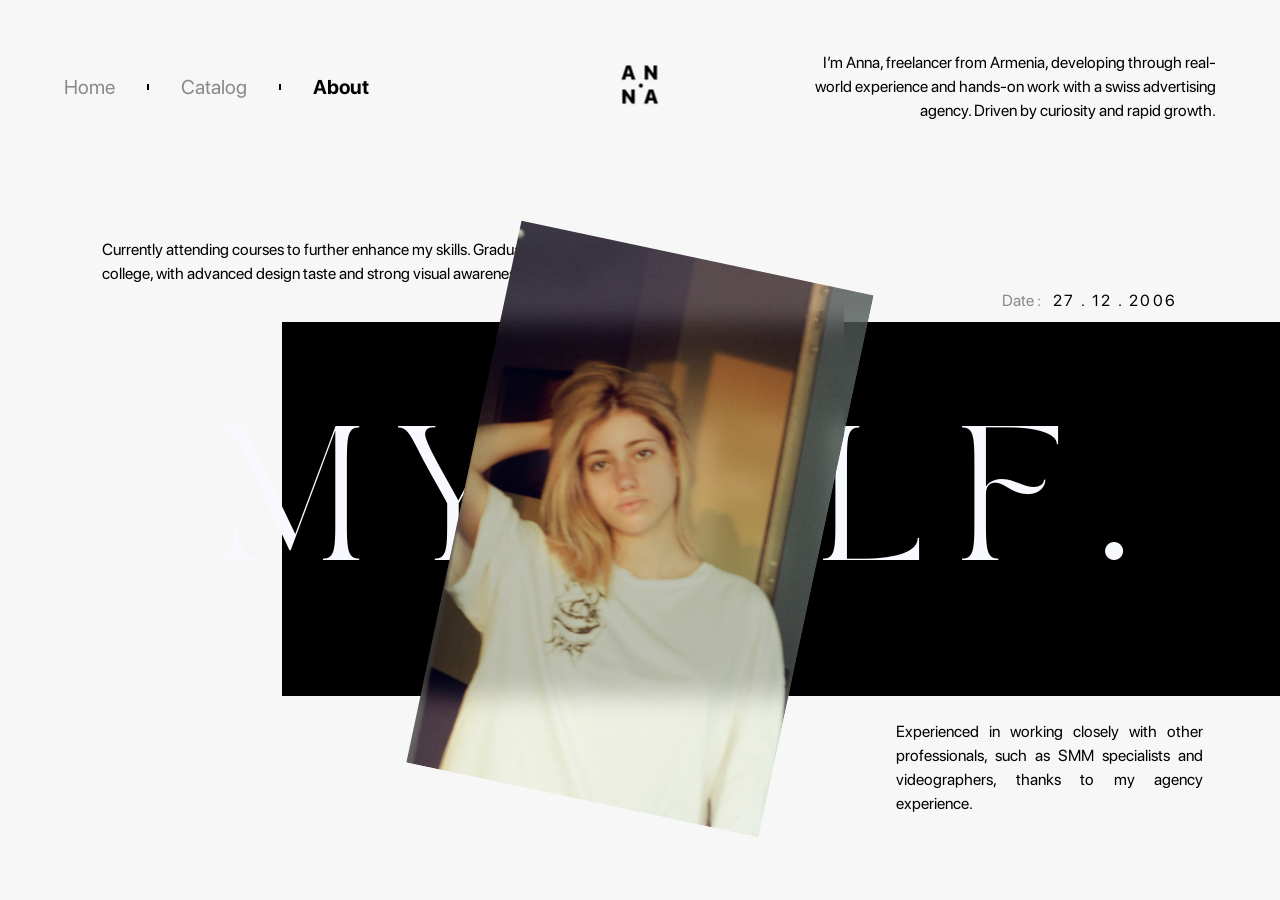
<file: pages/about/index.html>
<!DOCTYPE html>
<html lang="en">
<head>
    <meta charset="UTF-8">
    <meta name="viewport" content="width=device-width, initial-scale=1.0">
    <title>Catalog</title>
    <link rel="stylesheet" href="../../components/header.css">
    <link rel="stylesheet" href="hero.css">
    <script src="../../components/header.js"></script>
</head>
<body>
<common-header active-page="about"></common-header>

    <div class="hero">
        <div class="top_info">
            <div class="l_info">
                <span>
                    Currently attending courses to further enhance my skills. Graduated from design college, with advanced design taste and strong visual awareness in the field.
                </span>
            </div>
            
            <div class="date_info">
                <span class="date_txt">
                    Date :
                </span>

                <span class="date">
                    27 . 12 . 2006
                </span>
            </div>
        </div>

        <div class="myself_block">
            <div class="myself_bg"></div>
            <span class="myself_txt">MYSELF.</span>
        </div>

        <div class="btm_info">
            <span>
                Experienced in working closely with other professionals, such as SMM specialists and videographers, thanks to my agency experience.
            </span>
        </div>

        <div class="image">
            
        </div>
    </div>
</body>
</html>
</file>
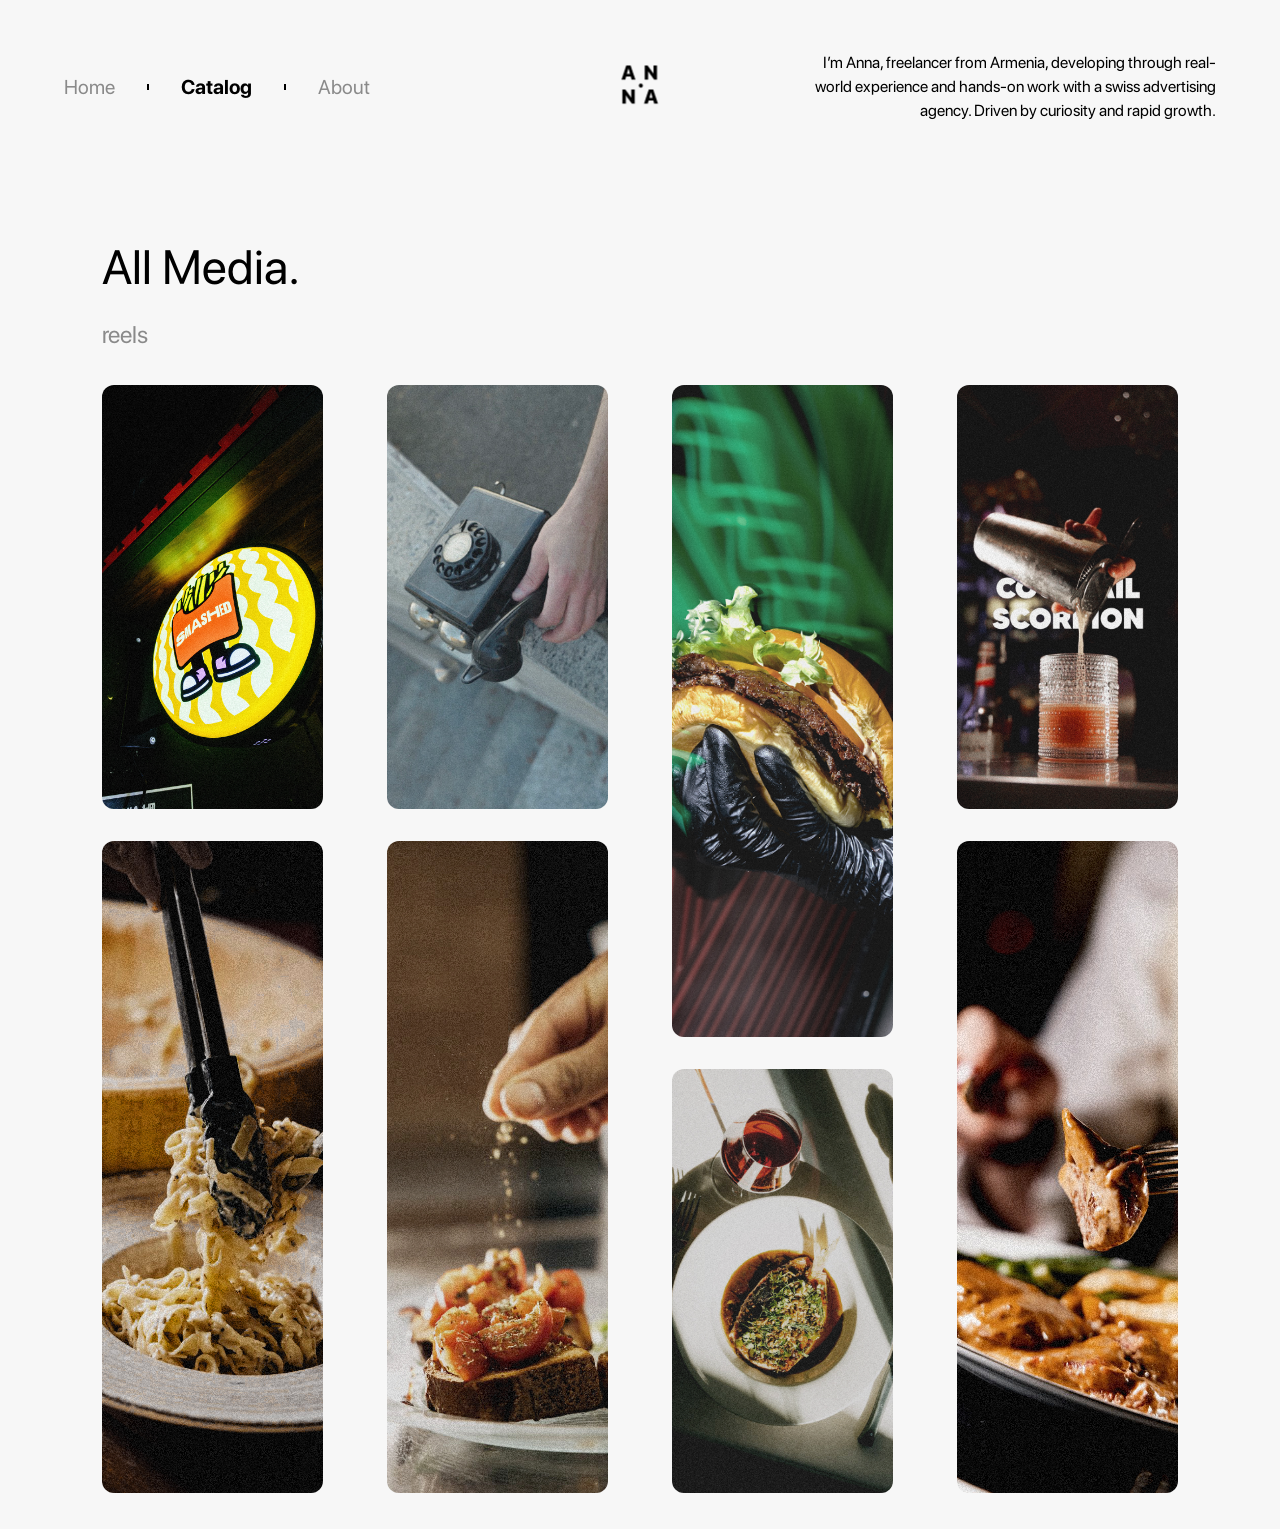
<file: pages/catalog/index.html>
<!DOCTYPE html>
<html lang="en">
<head>
    <meta charset="UTF-8">
    <meta name="viewport" content="width=device-width, initial-scale=1.0">
    <title>Catalog</title>
    <link rel="stylesheet" href="../../components/header.css">
    <link rel="stylesheet" href="hero.css">
    <script src="../../components/header.js"></script>
    <script src="main.js"></script>
</head>
<body>
<common-header active-page="catalog"></common-header>

    <div class="hero">
        <div class="heading">
            <span class="heading_main">All Media.</span>
            <span class="heading_type">reels</span>
        </div>

        <div class="catalog_box">
            <div class="catalog" id="ctlg">
            </div>
        </div>
    </div>
</body>
</html>
</file>
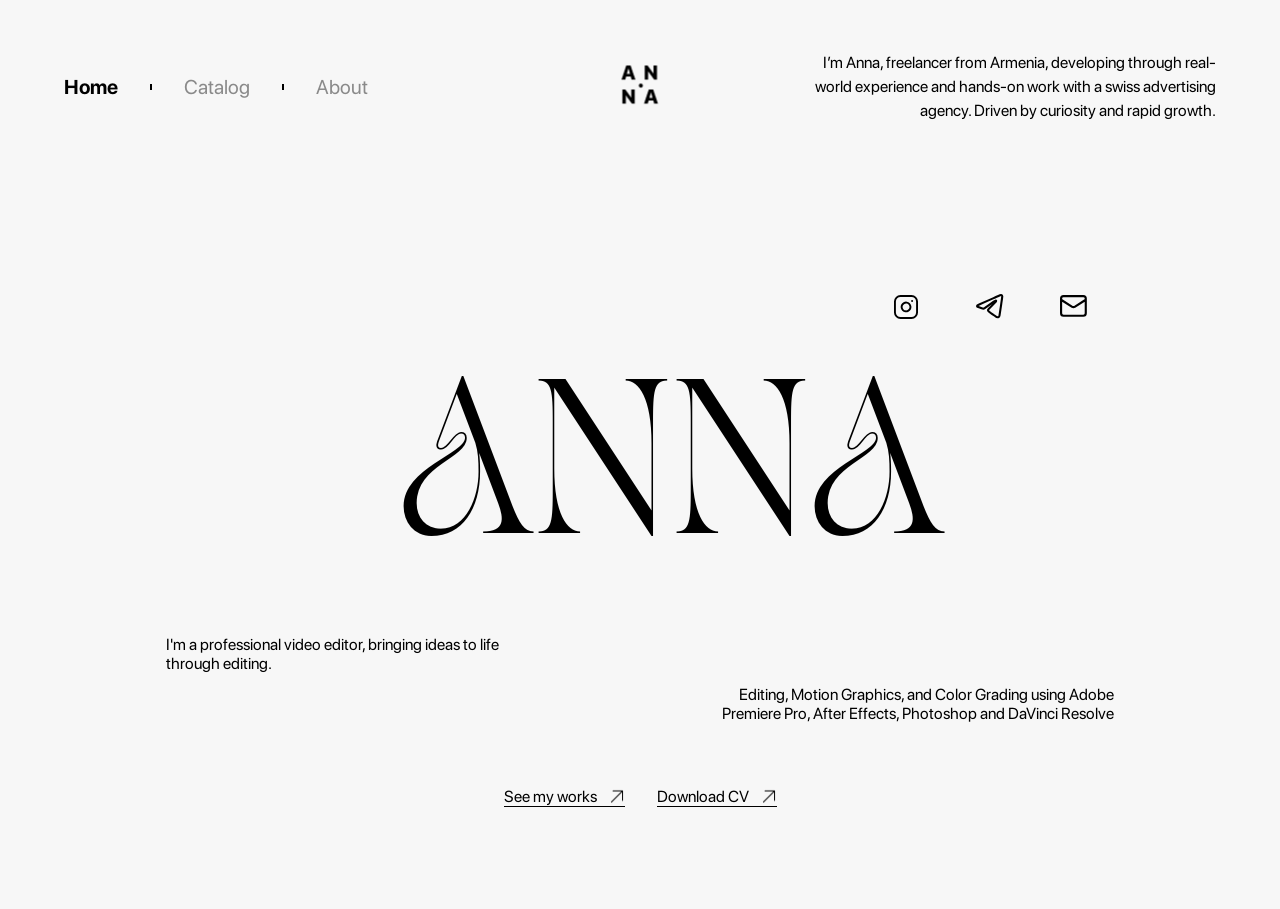
<file: pages/home/index.html>
<!DOCTYPE html>
<html lang="en">
<head>
    <meta charset="UTF-8">
    <meta name="viewport" content="width=device-width, initial-scale=1.0">
    <title>Home</title>
    <link rel="stylesheet" href="../../components/header.css">
    <link rel="stylesheet" href="hero.css">
    <script src="../../components/header.js"></script>
</head>
<body>
<common-header active-page="home"></common-header>
    <div class="hero">
        <div class="socials">
            <ul class="socials_list">
                <li class="socials_list_element">
                    <a class="socials_link" href="https://www.instagram.com/i_d_o_n_t_k_n_o_w_w_h_y____?igsh=NnIyNDd1bng5N2pt&utm_source=qr">
                        <img src="../../assets/icons/instagram.svg" alt="instagram">
                    </a>
                </li>
                <li class="socials_list_element">
                    <a class="socials_link" href="https://t.me/kungfuanny" target="_blank">
                        <img src="../../assets/icons/tg.svg" alt="telegram">
                    </a>
                </li>
                <li class="socials_list_element">
                    <a class="socials_link" href="https://mail.google.com/mail/?view=cm&fs=1&to=annakhachatryanworks@gmail.com" target="_blank">
                        <img src="../../assets/icons/mail.svg" alt="mail">
                    </a>
                </li>
            </ul>
        </div>
        <div class="background_text_container">
            <span class="background_text">ANNA</span>
        </div>
        <div class="more_info">
            <div class="more_info_top left_align">
                <span class="more_info_text">
                    I'm a professional video editor, bringing ideas to life <br> through editing.
                </span>
            </div>
            <div class="more_info_btm right_align">
                <span class="more_info_text">
                   Editing, Motion Graphics, and Color Grading using Adobe Premiere Pro, After Effects, Photoshop and DaVinci Resolve
                </span>
            </div>
        </div>
        <div class="link_container">
            <div class="link_section">
                <div class="works">
                    <a class="works_link" href="../catalog/index.html">
                        <span>See my works</span>
                        <img src="../../assets/icons/link.svg" alt="catalog">
                    </a>
                </div>

                <div class="cv">
                    <a class="works_link" href="../../assets/AnnaKhachatryan_CV.pdf" download="AnnaKhachatryan_CV.pdf">
                        <span>Download CV</span>
                        <img src="../../assets/icons/link.svg" alt="catalog">
                    </a>
                </div>
            </div>
        </div>
    </div>
</body>
</html>
</file>
<file: components/header.css>
@font-face {
  font-family: sf_pro;
  src: url(../../assets/fonts/SFPRODISPLAYREGULAR.OTF);
  font-weight:normal;
}

@font-face {
  font-family: sf_pro;
  src: url(../../assets/fonts/SFPRODISPLAYBOLD.OTF);
  font-weight:bold;
}

body{
    width: 100%;
    padding: 0;
    margin: 0;
    overflow-x: hidden;
    display: flex;
    flex-direction: column;
    background: #f7f7f7;
    font-family: sf_pro;
}

common-header {
    display: block;
    width: 100%;
}

a{
    text-decoration: none;
}

.header{
    padding: clamp(20px, 4vw, 52px) clamp(20px, 5vw, 64px);
    display: flex;
    justify-content: space-between;
    align-items: center;
    position: relative;
    flex-wrap: wrap;
    gap: 20px;
}

.navbar{
    display: flex;
    align-items: center;
    gap: 32px;
    list-style: none;
    padding-left: 0;
}

.navbar_section_name a{
    font-size: 20px;
    color: #8A8A8A;
}

.navbar_section_devider{
    width: 2px;
    height: 6px;
    background: #000;
}

.logo{
    position: absolute;
    left: 50%;
    top: 50%;
    transform: translate(-50%, -50%);
    pointer-events: none;
}

.header_info{
    max-width: 420px;
    flex: 1;
    text-align: right;
}

.header_info_text{
    font-size: 16px;
    line-height: 150%;
}

.active_page a{
    font-size: 20px;
    font-weight: bold;
    color: #000;
}

@media (max-width: 900px) {
    .header_info {
        display: none;
    }
}

@media (max-width: 768px) {
    body {
        overflow: visible;
        overflow-x: hidden;
    }
    .header {
        padding: 20px;
        flex-direction: column;
        align-items: center;
        width: 100%;
        box-sizing: border-box;
    }
    .navbar {
        gap: 12px;
        flex-wrap: wrap;
        justify-content: center;
    }
    .navbar_section_name a,
    .active_page a {
        font-size: 15px;
    }
    .header_info {
        display: none;
    }
    .logo {
        display: none;
    }
}
</file>
<file: pages/about/hero.css>
@font-face {
  font-family: sf_pro;
  src: url(../../assets/fonts/SFPRODISPLAYREGULAR.OTF);
  font-weight:normal;
}

@font-face {
  font-family: sf_pro;
  src: url(../../assets/fonts/SFPRODISPLAYBOLD.OTF);
  font-weight:bold;
}

@font-face {
  font-family: pearl;
  src: url(../../assets/fonts/TAN-Pearl-Regular.otf);
  font-weight:normal;
}

.hero{
    display: flex;
    flex-direction:column;
    justify-content: center;
    align-items: center;
}

.top_info{
    margin-top: clamp(32px, 5vw, 80px);
    width: 100%;
    padding: 0 clamp(20px, 8vw, 121px);
    box-sizing: border-box;
    display: flex;
    justify-content: space-between;
    align-items: end;
}

.l_info{
    margin-bottom: 24px;
    max-width: 550px;
    width: 100%;
    line-height: 150%;
}

.date_info{
    display: flex;
    gap: 12px;
}

.date_txt{
    color: #8A8A8A;

}

.date{
    letter-spacing: 0.15em;
}

.myself_block{
    position: relative;
    width: 78%;
    margin-left: 22%;
    margin-top: 12px;
    display: flex;
    justify-content: end;
    align-items: center;
}

.myself_bg{
    width: 100%;
    height: 374px;
    background: #000;

}

.myself_txt{
    font-family: pearl;
    font-size: clamp(6rem , 10.5vw , 12.6rem);
    color: #F7F9FF;
    letter-spacing: 0.26em;
    position: absolute;
    left: clamp(-64px, -5vw, 0px);
    pointer-events: none;
}

.btm_info{
    margin-top: 24px;
    display: flex;
    justify-content: end;
    text-align: justify;
    width: clamp(30%, 300px, 40%);
    margin-left: auto;
    padding-right: clamp(20px, 6vw, 98px);
    box-sizing: border-box;
}

.btm_info span{
    display: flex;
    line-height: 150%;
    max-width: 420px;
    width: 100%;
}
.image {
    position: absolute;
    top: 28%;
    left: calc(50% - 180px);
    width: 360px;
    height: 554px;
    overflow: hidden;
    rotate: 12deg;
}

.image::after {
    content: "";
    position: absolute;
    inset: 0;

    background: url(../../assets/images/about.jpg) center/cover;
    opacity: 0.8;
}

.image::before {
    content: "";
    position: absolute;
    inset: 0;

    backdrop-filter: blur(12px);
    -webkit-backdrop-filter: blur(12px);
}

@media (max-width: 768px) {
    .hero {
        padding: 0 20px 48px;
        align-items: flex-start;
    }
    .top_info {
        margin-top: 32px;
        padding: 0;
        flex-direction: column;
        gap: 16px;
        align-items: flex-start;
    }
    .l_info {
        width: 100%;
        margin-bottom: 0;
    }
    .myself_block {
        width: 100%;
        margin-left: 0;
        margin-top: -100px;
        overflow: hidden;
        order: 2;
        position: relative;
        z-index: 1;
        display: flex;
        justify-content: center;
    }
    .myself_bg {
        height: 200px;
    }
    .myself_txt {
        font-size: clamp(2.5rem, 15vw, 4rem);
        left: unset;
        position: absolute;
    }
    .btm_info {
        width: 100%;
        margin-left: 0;
        padding-right: 0;
        justify-content: flex-start;
        text-align: left;
        margin-top: 20px;
        order: 3;
    }
    .btm_info span {
        width: 100%;
    }
    .image {
        position: relative;
        z-index: 2;
        width: 240px;
        height: 340px;
        rotate: 8deg;
        margin: 32px auto 0;
        order: 1;
        align-self: center;
    }
}
</file>
<file: pages/catalog/hero.css>
@font-face {
  font-family: sf_pro;
  src: url(../../assets/fonts/SFPRODISPLAYREGULAR.OTF);
  font-weight:normal;
}

@font-face {
  font-family: sf_pro;
  src: url(../../assets/fonts/SFPRODISPLAYBOLD.OTF);
  font-weight:bold;
}

@font-face {
  font-family: pearl;
  src: url(../../assets/fonts/TAN-Pearl-Regular.otf);
  font-weight:normal;
}

.heading{
    display: flex;
    flex-direction: column;
    margin: clamp(32px, 5vw, 64px) clamp(20px, 8vw, 102px) 0;
    gap: 24px;
}

.heading_type{
    font-size: 24px;
    color: #8A8A8A;
    letter-spacing: 15%;
}

.heading_main{
    font-size: 48px;
    letter-spacing: 15%;
}

.catalog_box{
    display: flex;
    justify-content: center;
    margin: clamp(20px, 4vw, 36px) clamp(20px, 8vw, 102px); 
}

.catalog {
    display: grid;
    grid-template-columns: repeat(4, 1fr);
    grid-auto-rows: 196px;
    gap: 32px 64px;
    width: 100%; 
}

.reel_box{
    border-radius: 12px;
    background-repeat: no-repeat;
    background-size: cover;
    background-position: center;
    overflow: hidden;
    width: 100%;
    height: 100%;
    transition: all ease-out .1s
}

.reel_box:hover{
    box-shadow: inset 0 0 400px rgba(0,0,0,1);
    transition: all ease-out .1s
}

.reel{
    display: flex;
    width: 100%;
    height: 100%;
    justify-content: center;
    align-items: center;
}

.play_btn{
    width: 48px;
    height: 48px;
    display: flex;
    justify-content: center;
    align-items: center;

    opacity: 0;
    transition: opacity 0.2s ease;
}

.reel_box:hover .play_btn {
    opacity: 1;
}

.short{
    grid-row: span 2;
}

.tall{
    grid-row: span 3;
}

@media (max-width: 1024px) {
    .catalog {
        grid-template-columns: repeat(3, 1fr);
        gap: 20px 32px;
    }
}

@media (max-width: 768px) {
    .heading {
        margin: 32px 20px 0 20px;
    }
    .heading_main {
        font-size: 36px;
    }
    .heading_type {
        font-size: 18px;
    }
    .catalog_box {
        margin: 20px;
    }
    .catalog {
        grid-template-columns: repeat(2, 1fr);
        grid-auto-rows: 220px;
        gap: 12px;
    }
    .short, .tall {
        grid-row: span 1;
    }
    .catalog_box {
        margin: 20px;
    }
}

#reels-modal {
    position: fixed;
    top: 0;
    left: 0;
    width: 100vw;
    height: 100vh;
    background: rgba(0,0,0,0.95);
    z-index: 1000;
    display: flex;
    justify-content: center;
    align-items: center;
    opacity: 1;
    transition: opacity 0.3s ease;
}
.heading{
    display: flex;
    flex-direction: column;
    margin: clamp(32px, 5vw, 64px) clamp(20px, 8vw, 102px) 0;
    gap: 24px;
}

.heading_type{
    font-size: 24px;
    color: #8A8A8A;
    letter-spacing: 15%;
}

.heading_main{
    font-size: 48px;
    letter-spacing: 15%;
}

.catalog_box{
    display: flex;
    justify-content: center;
    margin: clamp(20px, 4vw, 36px) clamp(20px, 8vw, 102px); 
}

.catalog {
    display: grid;
    grid-template-columns: repeat(4, 1fr);
    grid-auto-rows: 196px;
    gap: 32px 64px;
    width: 100%; 
}

.reel_box{
    border-radius: 12px;
    background-repeat: no-repeat;
    background-size: cover;
    background-position: center;
    overflow: hidden;
    width: 100%;
    height: 100%;
    transition: all ease-out .1s
}

.reel_box:hover{
    box-shadow: inset 0 0 400px rgba(0,0,0,1);
    transition: all ease-out .1s
}

.reel{
    display: flex;
    width: 100%;
    height: 100%;
    justify-content: center;
    align-items: center;
}

.play_btn{
    width: 48px;
    height: 48px;
    display: flex;
    justify-content: center;
    align-items: center;

    opacity: 0;
    transition: opacity 0.2s ease;
}

.reel_box:hover .play_btn {
    opacity: 1;
}

.short{
    grid-row: span 2;
}

.tall{
    grid-row: span 3;
}

@media (max-width: 1024px) {
    .catalog {
        grid-template-columns: repeat(3, 1fr);
        gap: 20px 32px;
    }
}

@media (max-width: 768px) {
    .heading {
        margin: 32px 20px 0 20px;
    }
    .heading_main {
        font-size: 36px;
    }
    .heading_type {
        font-size: 18px;
    }
    .catalog_box {
        margin: 20px;
    }
    .catalog {
        grid-template-columns: repeat(2, 1fr);
        grid-auto-rows: 220px;
        gap: 12px;
    }
    .short, .tall {
        grid-row: span 1;
    }
    .catalog_box {
        margin: 20px;
    }
}

#reels-modal {
    position: fixed;
    top: 0;
    left: 0;
    width: 100vw;
    height: 100vh;
    background: rgba(0,0,0,0.95);
    z-index: 1000;
    display: flex;
    justify-content: center;
    align-items: center;
    opacity: 1;
    transition: opacity 0.3s ease;
}

#reels-modal.hidden {
    display: none;
    opacity: 0;
}

.reels-scroll-container {
    width: 100%;
    max-width: 500px;
    height: 100vh;
    overflow: hidden;
    scrollbar-width: none;
}

.reels-scroll-container::-webkit-scrollbar {
    display: none;
}

.reel-item {
    width: 100%;
    height: 100vh;
    display: flex;
    justify-content: center;
    align-items: center;
    padding: 20px 0;
    box-sizing: border-box;
    position: relative;
}

.mute-btn {
    position: absolute;
    top: 50%;
    left: 50%;
    transform: translate(-50%, -50%);
    z-index: 10;
    background: rgba(0, 0, 0, 0.5);
    border: none;
    border-radius: 50%;
    width: 40px;
    height: 40px;
    display: flex;
    align-items: center;
    justify-content: center;
    cursor: pointer;
    backdrop-filter: blur(4px);
    -webkit-backdrop-filter: blur(4px);
    touch-action: manipulation;
    opacity: 0;
    transition: opacity 0.2s ease;
}

.reel-item:hover .mute-btn {
    opacity: 1;
}

.mute-btn.hidden {
    opacity: 0 !important;
    pointer-events: none !important;
}

@media (max-width: 768px) {
    .mute-btn {
        opacity: 1;
        transition: opacity 0.5s ease;
    }
}

.reel-item iframe {
    width: 100%;
    height: 100%;
    max-height: 85vh;
    aspect-ratio: 9 / 16;
    border-radius: 12px;
}

.close-modal {
    position: absolute;
    top: 24px;
    right: 32px;
    font-size: 48px;
    color: white;
    cursor: pointer;
    z-index: 1001;
    line-height: 1;
}
.scroll-hint {
    position: absolute;
    bottom: 60px;
    left: 50%;
    transform: translateX(-50%);
    background: rgba(0, 0, 0, 0.6);
    backdrop-filter: blur(12px);
    -webkit-backdrop-filter: blur(12px);
    border: 1px solid rgba(255, 255, 255, 0.15);
    border-radius: 40px;
    padding: 12px 28px;
    color: white;
    font-size: 14px;
    font-weight: 500;
    letter-spacing: 0.5px;
    display: flex;
    flex-direction: column;
    align-items: center;
    gap: 10px;
    opacity: 1;
    transition: opacity 0.5s ease, transform 0.5s ease;
    z-index: 1002;
    pointer-events: none;
    font-family: 'Inter', system-ui, sans-serif;
    box-shadow: 0 10px 30px rgba(0,0,0,0.5);
}

.scroll-hint.hidden {
    opacity: 0;
    transform: translateX(-50%) translateY(20px);
}

.arrow-down {
    width: 12px;
    height: 12px;
    border-bottom: 2px solid #fff;
    border-right: 2px solid #fff;
    transform: rotate(45deg);
    animation: hint-bounce 2s infinite cubic-bezier(0.4, 0, 0.2, 1);
}

@keyframes hint-bounce {
    0%, 20%, 50%, 80%, 100% {
        transform: translateY(0) rotate(45deg);
    }
    40% {
        transform: translateY(-6px) rotate(45deg);
    }
    60% {
        transform: translateY(-3px) rotate(45deg);
    }
}
</file>
<file: pages/home/hero.css>
@font-face {
  font-family: sf_pro;
  src: url(../../assets/fonts/SFPRODISPLAYREGULAR.OTF);
  font-weight:normal;
}

@font-face {
  font-family: sf_pro;
  src: url(../../assets/fonts/SFPRODISPLAYBOLD.OTF);
  font-weight:bold;
}

@font-face {
  font-family: pearl;
  src: url(../../assets/fonts/TAN-Pearl-Regular.otf);
  font-weight:normal;

  
}

ul{
    list-style: none;
}

.hero{
    padding: clamp(32px, 8vw, 112px) clamp(20px, 5vw, 64px);
    position: relative;
}

.background_text_container{
    display: flex;
    justify-content: center;
    margin-top: 32px;
    pointer-events: none;
    width: 100%;
    max-width: 100vw;
    overflow: hidden;
}

.background_text{
    display: flex;
    padding: 0 0 0 clamp(0rem, 5vw, 8rem);
    font-size: clamp(6rem, 12vw, 16vw);
    letter-spacing: 75%;
    font-family: pearl;
    user-select: none;
}

.socials{
    padding: 0 clamp(0px, 10vw, 160px) 0 0;
    display: flex;
    justify-content: end;

}

.socials_list{
    display: flex;
    gap: 56px;
    align-items: center;
}

.socials_list_element{
    width: 28px;
    height: 28px;
}

.socials_link{
    width: 100%;
    height: 100%;
}

.socials_link img {
    width: 100%;
    height: 100%;
    object-fit: contain;
}

.right_align{
    text-align: right;
}

.left_align{
    text-align: left;
}

.more_info{
    display: grid;
    gap: 12px;
    padding: clamp(1rem, 5vw, 3.5rem) clamp(20px, 8vw, 112px) 0;
}

.more_info_top{
    max-width: 420px;
    width: 100%;
    display: flex;
    justify-self: start;
}

.more_info_btm{
    max-width: 420px;
    width: 100%;
    display: flex;
    justify-self: end;
}

.link_container{
    display: flex;
    justify-content: center;
}

.link_section{
    display: flex;
    gap: 32px;
}

.works_link{
    text-decoration: none;
    color: #000;
    display: flex;
    gap: 12px;
    border-bottom: #000 1px solid;
    width: fit-content;
    margin: clamp(32px, 8vw, 64px) auto 0 auto;
}

@media (max-width: 768px) {
    .hero {
        padding: 32px 20px 48px;
    }
    .socials {
        padding: 0;
        justify-content: flex-start;
    }
    .socials_list {
        gap: 28px;
    }
    .background_text_container {
        margin-top: 16px;
        overflow: hidden;
        width: 100%;
    }
    .background_text {
        font-size: clamp(3rem, 15vw, 6rem);
        padding: 0;
        letter-spacing: 0.2em;
    }
    .more_info {
        padding: 20px 0 0 0;
    }
    .more_info_top,
    .more_info_btm {
        width: 100%;
        justify-self: start;
    }
    .right_align {
        text-align: left;
    }
    .works_link {
        margin: 32px auto 0 auto;
    }
}
</file>
